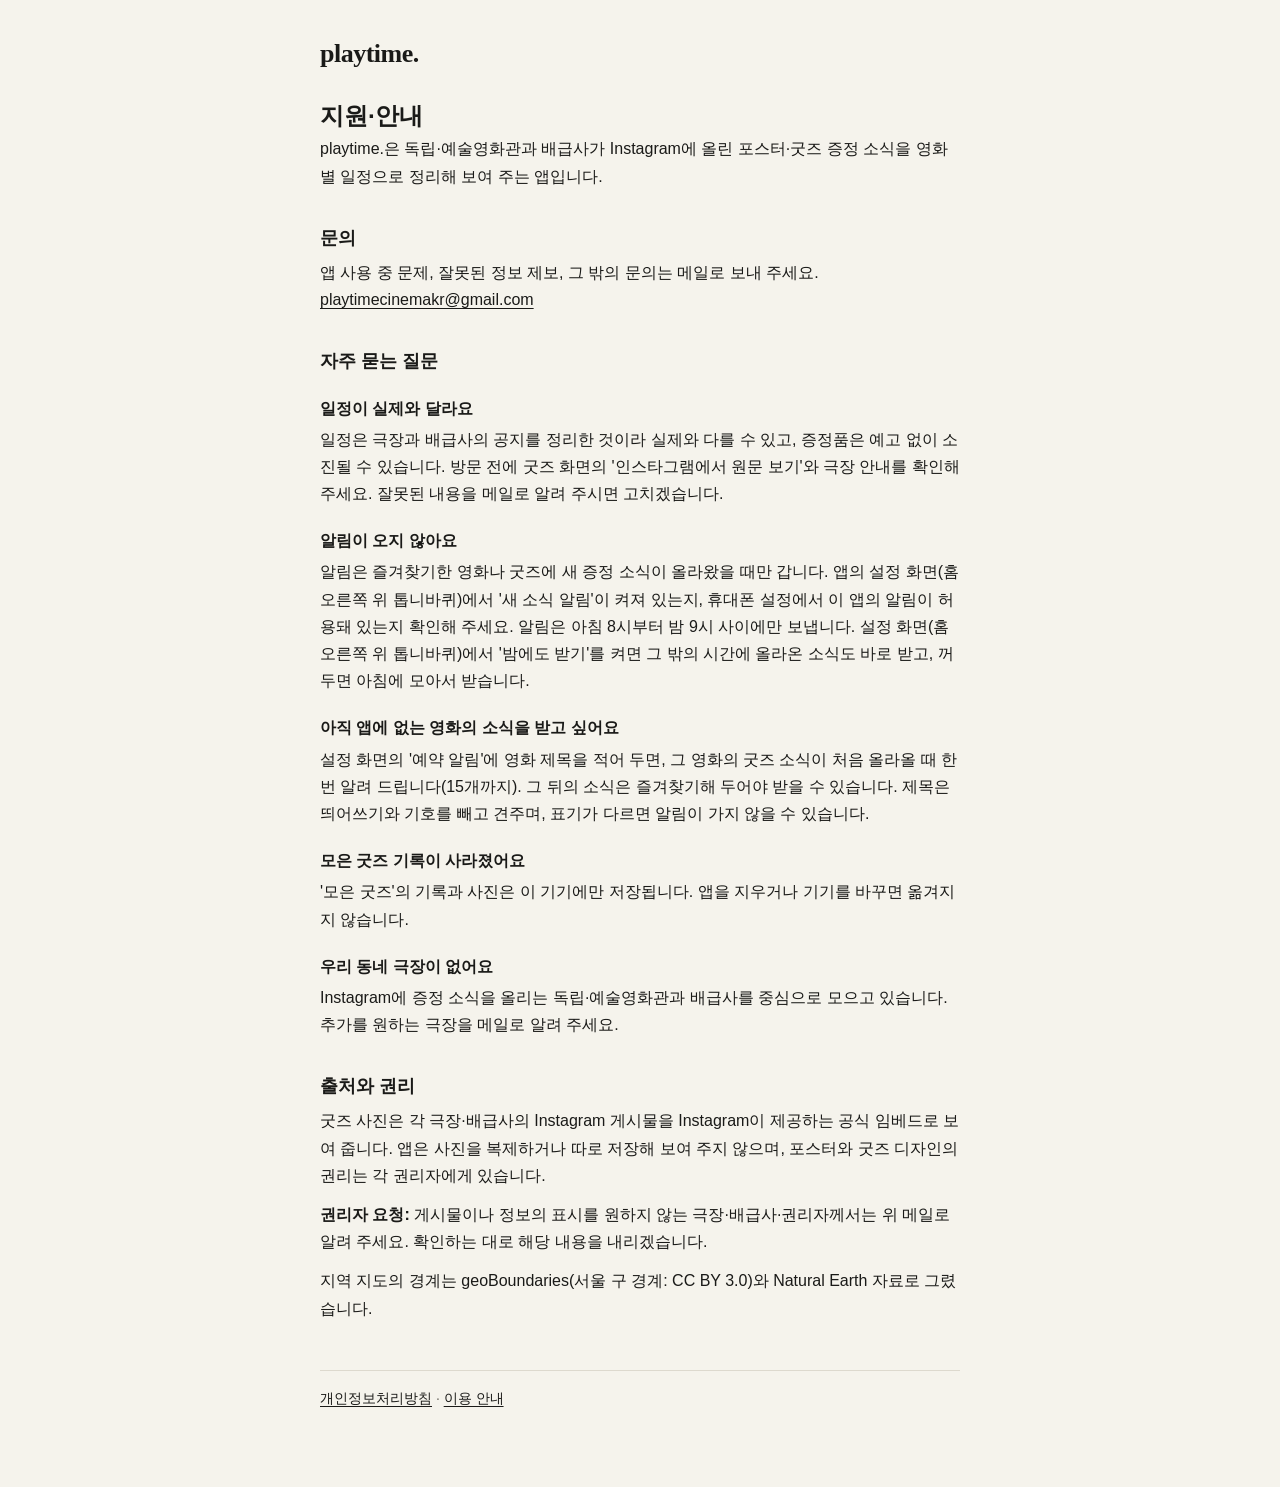
<file: index.html>
<!doctype html>
<html lang="ko">
<head>
<meta charset="utf-8">
<meta name="viewport" content="width=device-width,initial-scale=1">
<title>playtime. - 지원</title>
<link rel="stylesheet" href="style.css">
</head>
<body>
<main>
<p class="brand">playtime.</p>
<h1>지원·안내</h1>

<p>playtime.은 독립·예술영화관과 배급사가 Instagram에 올린 포스터·굿즈 증정 소식을 영화별 일정으로 정리해 보여 주는 앱입니다.</p>

<h2>문의</h2>
<p>앱 사용 중 문제, 잘못된 정보 제보, 그 밖의 문의는 메일로 보내 주세요.<br>
<a href="mailto:playtimecinemakr@gmail.com">playtimecinemakr@gmail.com</a></p>

<h2>자주 묻는 질문</h2>
<h3>일정이 실제와 달라요</h3>
<p>일정은 극장과 배급사의 공지를 정리한 것이라 실제와 다를 수 있고, 증정품은 예고 없이 소진될 수 있습니다. 방문 전에 굿즈 화면의 '인스타그램에서 원문 보기'와 극장 안내를 확인해 주세요. 잘못된 내용을 메일로 알려 주시면 고치겠습니다.</p>
<h3>알림이 오지 않아요</h3>
<p>알림은 즐겨찾기한 영화나 굿즈에 새 증정 소식이 올라왔을 때만 갑니다. 앱의 설정 화면(홈 오른쪽 위 톱니바퀴)에서 '새 소식 알림'이 켜져 있는지, 휴대폰 설정에서 이 앱의 알림이 허용돼 있는지 확인해 주세요. 알림은 아침 8시부터 밤 9시 사이에만 보냅니다. 설정 화면(홈 오른쪽 위 톱니바퀴)에서 '밤에도 받기'를 켜면 그 밖의 시간에 올라온 소식도 바로 받고, 꺼 두면 아침에 모아서 받습니다.</p>
<h3>아직 앱에 없는 영화의 소식을 받고 싶어요</h3>
<p>설정 화면의 '예약 알림'에 영화 제목을 적어 두면, 그 영화의 굿즈 소식이 처음 올라올 때 한 번 알려 드립니다(15개까지). 그 뒤의 소식은 즐겨찾기해 두어야 받을 수 있습니다. 제목은 띄어쓰기와 기호를 빼고 견주며, 표기가 다르면 알림이 가지 않을 수 있습니다.</p>
<h3>모은 굿즈 기록이 사라졌어요</h3>
<p>'모은 굿즈'의 기록과 사진은 이 기기에만 저장됩니다. 앱을 지우거나 기기를 바꾸면 옮겨지지 않습니다.</p>
<h3>우리 동네 극장이 없어요</h3>
<p>Instagram에 증정 소식을 올리는 독립·예술영화관과 배급사를 중심으로 모으고 있습니다. 추가를 원하는 극장을 메일로 알려 주세요.</p>

<h2>출처와 권리</h2>
<p>굿즈 사진은 각 극장·배급사의 Instagram 게시물을 Instagram이 제공하는 공식 임베드로 보여 줍니다. 앱은 사진을 복제하거나 따로 저장해 보여 주지 않으며, 포스터와 굿즈 디자인의 권리는 각 권리자에게 있습니다.</p>
<p><strong>권리자 요청:</strong> 게시물이나 정보의 표시를 원하지 않는 극장·배급사·권리자께서는 위 메일로 알려 주세요. 확인하는 대로 해당 내용을 내리겠습니다.</p>
<p>지역 지도의 경계는 geoBoundaries(서울 구 경계: CC BY 3.0)와 Natural Earth 자료로 그렸습니다.</p>

<p class="foot"><a href="privacy.html">개인정보처리방침</a> · <a href="terms.html">이용 안내</a></p>
</main>
</body>
</html>
</file>
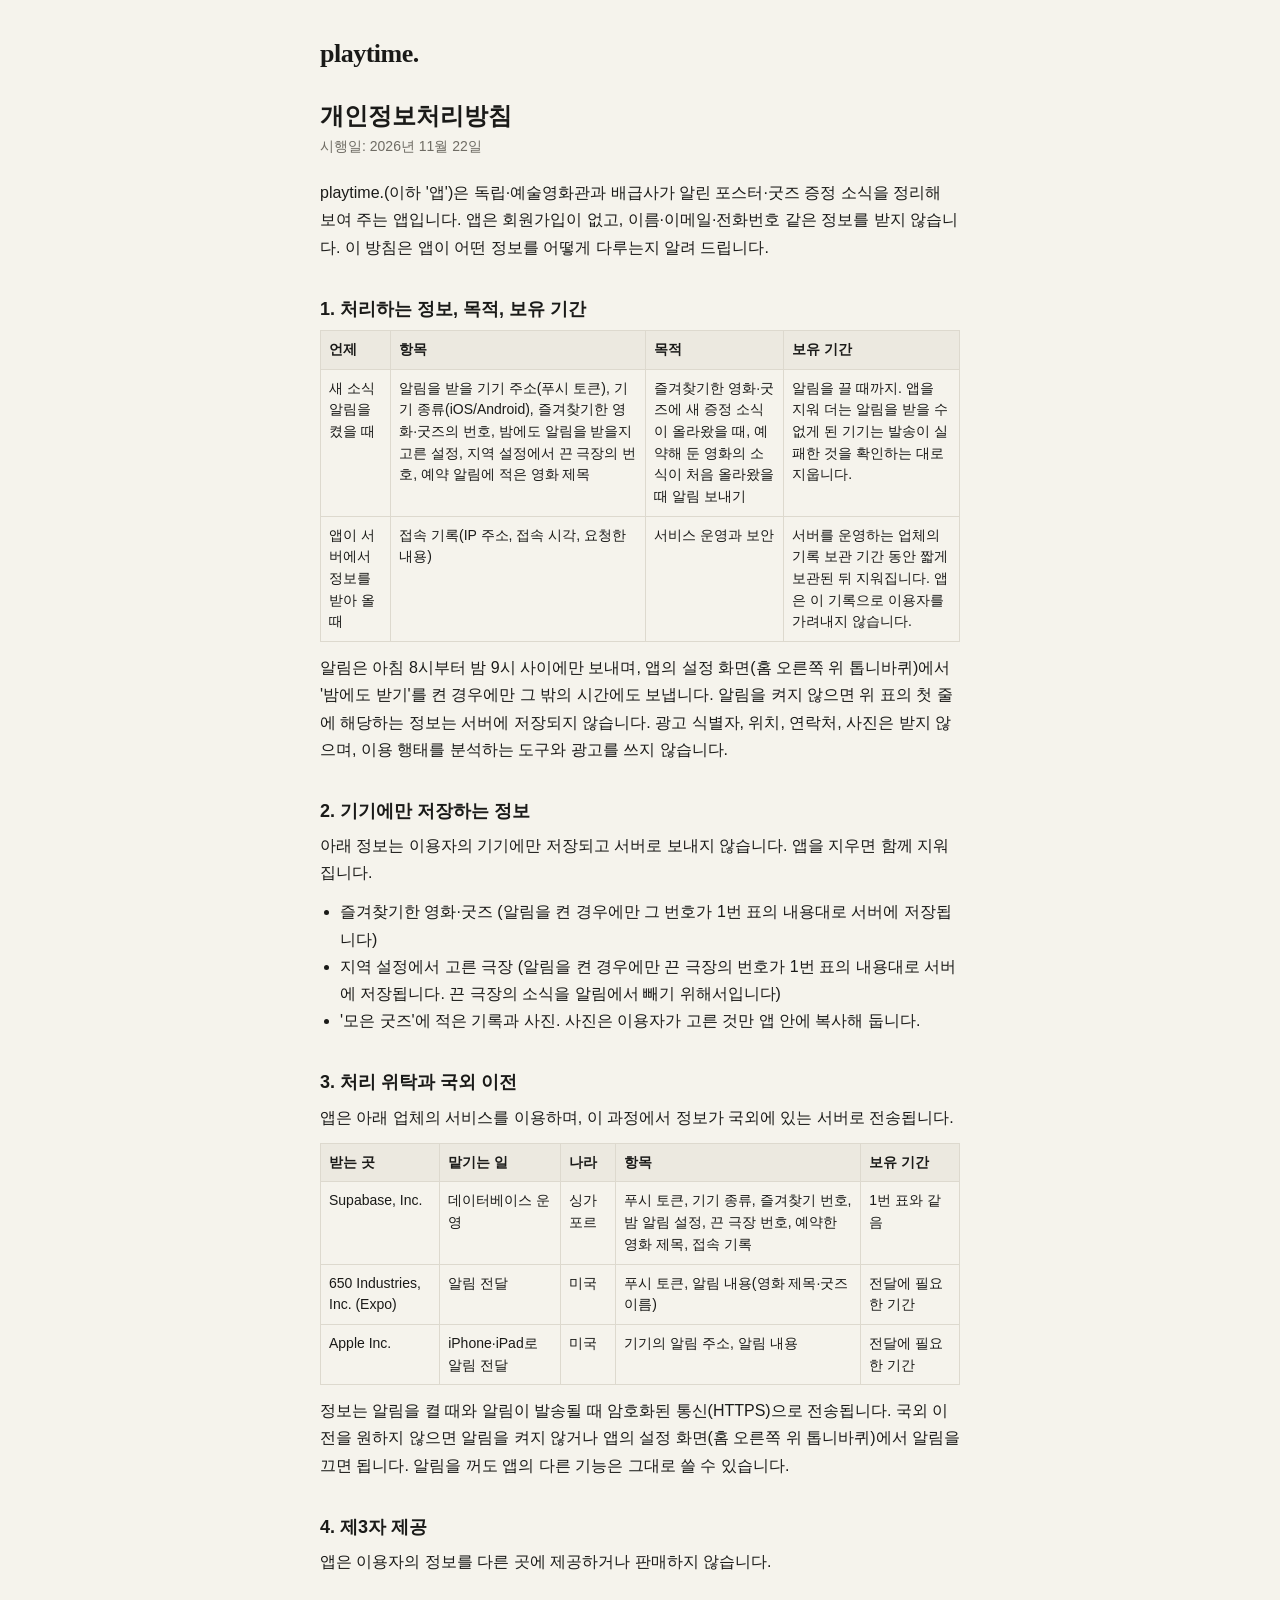
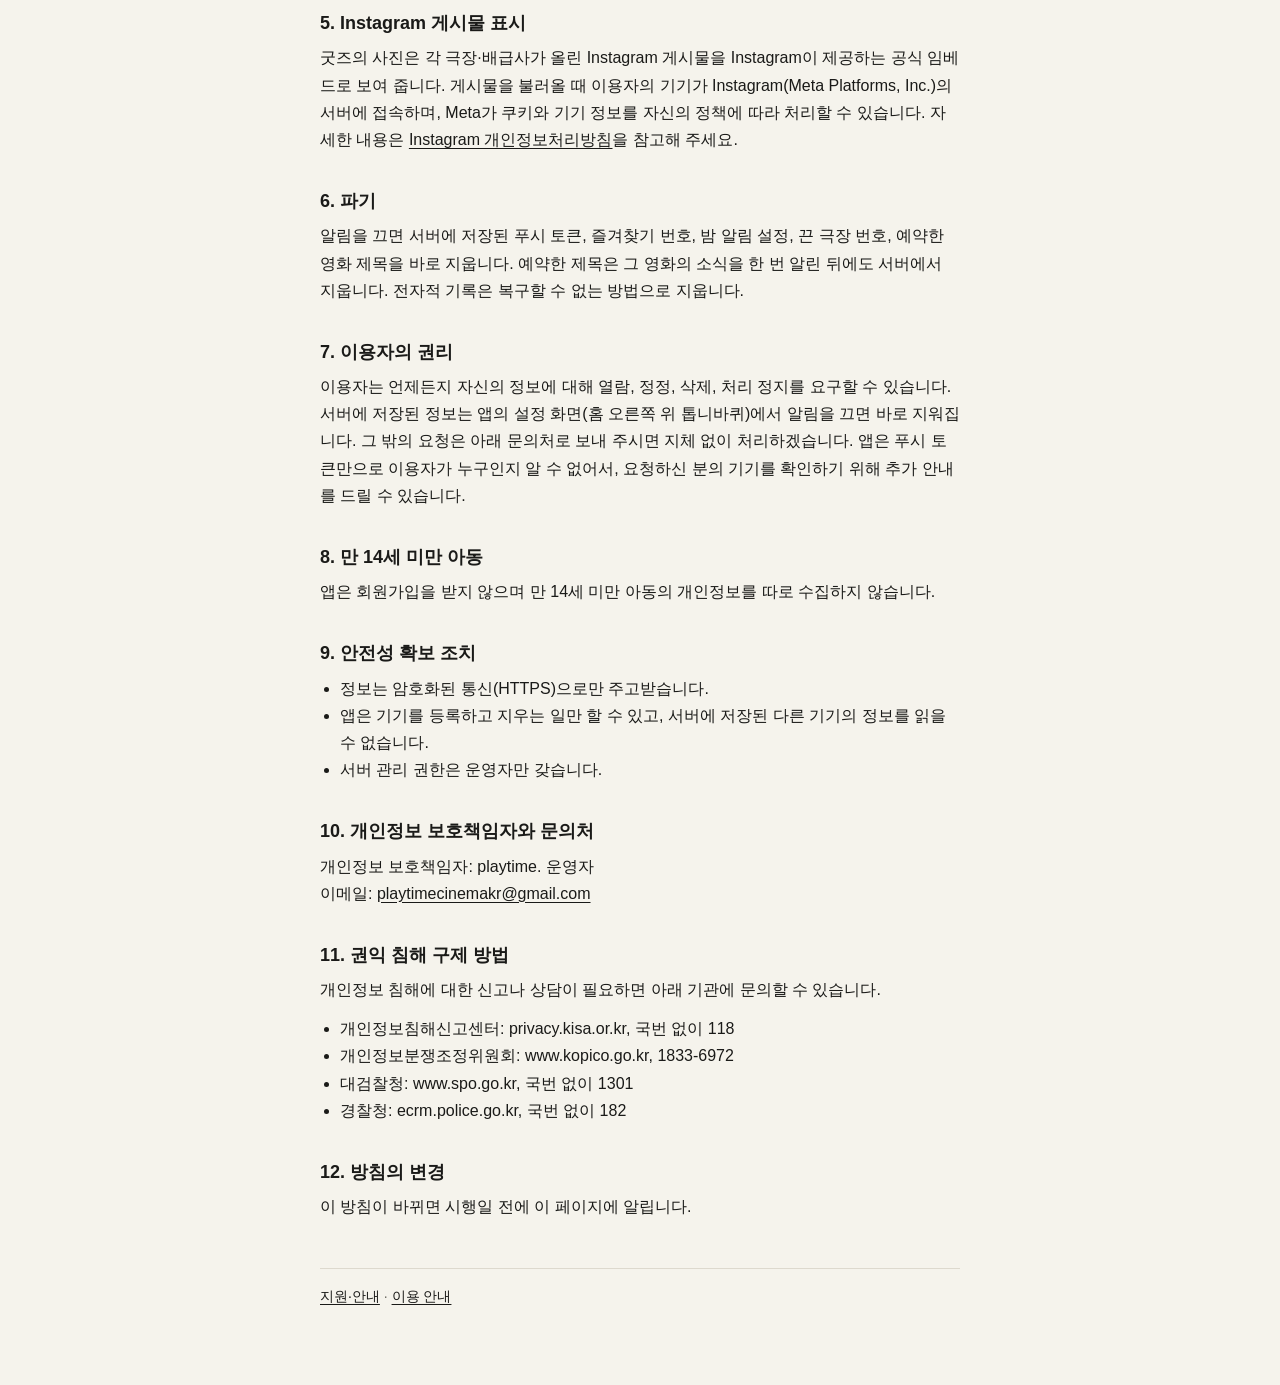
<file: privacy.html>
<!doctype html>
<html lang="ko">
<head>
<meta charset="utf-8">
<meta name="viewport" content="width=device-width,initial-scale=1">
<title>개인정보처리방침 - playtime.</title>
<link rel="stylesheet" href="style.css">
</head>
<body>
<main>
<p class="brand"><a href="./">playtime.</a></p>
<h1>개인정보처리방침</h1>
<p class="date">시행일: 2026년 11월 22일</p>

<p>playtime.(이하 '앱')은 독립·예술영화관과 배급사가 알린 포스터·굿즈 증정 소식을 정리해 보여 주는 앱입니다. 앱은 회원가입이 없고, 이름·이메일·전화번호 같은 정보를 받지 않습니다. 이 방침은 앱이 어떤 정보를 어떻게 다루는지 알려 드립니다.</p>

<h2>1. 처리하는 정보, 목적, 보유 기간</h2>
<table>
<tr><th>언제</th><th>항목</th><th>목적</th><th>보유 기간</th></tr>
<tr>
<td>새 소식 알림을 켰을 때</td>
<td>알림을 받을 기기 주소(푸시 토큰), 기기 종류(iOS/Android), 즐겨찾기한 영화·굿즈의 번호, 밤에도 알림을 받을지 고른 설정, 지역 설정에서 끈 극장의 번호, 예약 알림에 적은 영화 제목</td>
<td>즐겨찾기한 영화·굿즈에 새 증정 소식이 올라왔을 때, 예약해 둔 영화의 소식이 처음 올라왔을 때 알림 보내기</td>
<td>알림을 끌 때까지. 앱을 지워 더는 알림을 받을 수 없게 된 기기는 발송이 실패한 것을 확인하는 대로 지웁니다.</td>
</tr>
<tr>
<td>앱이 서버에서 정보를 받아 올 때</td>
<td>접속 기록(IP 주소, 접속 시각, 요청한 내용)</td>
<td>서비스 운영과 보안</td>
<td>서버를 운영하는 업체의 기록 보관 기간 동안 짧게 보관된 뒤 지워집니다. 앱은 이 기록으로 이용자를 가려내지 않습니다.</td>
</tr>
</table>
<p>알림은 아침 8시부터 밤 9시 사이에만 보내며, 앱의 설정 화면(홈 오른쪽 위 톱니바퀴)에서 '밤에도 받기'를 켠 경우에만 그 밖의 시간에도 보냅니다. 알림을 켜지 않으면 위 표의 첫 줄에 해당하는 정보는 서버에 저장되지 않습니다. 광고 식별자, 위치, 연락처, 사진은 받지 않으며, 이용 행태를 분석하는 도구와 광고를 쓰지 않습니다.</p>

<h2>2. 기기에만 저장하는 정보</h2>
<p>아래 정보는 이용자의 기기에만 저장되고 서버로 보내지 않습니다. 앱을 지우면 함께 지워집니다.</p>
<ul>
<li>즐겨찾기한 영화·굿즈 (알림을 켠 경우에만 그 번호가 1번 표의 내용대로 서버에 저장됩니다)</li>
<li>지역 설정에서 고른 극장 (알림을 켠 경우에만 끈 극장의 번호가 1번 표의 내용대로 서버에 저장됩니다. 끈 극장의 소식을 알림에서 빼기 위해서입니다)</li>
<li>'모은 굿즈'에 적은 기록과 사진. 사진은 이용자가 고른 것만 앱 안에 복사해 둡니다.</li>
</ul>

<h2>3. 처리 위탁과 국외 이전</h2>
<p>앱은 아래 업체의 서비스를 이용하며, 이 과정에서 정보가 국외에 있는 서버로 전송됩니다.</p>
<table>
<tr><th>받는 곳</th><th>맡기는 일</th><th>나라</th><th>항목</th><th>보유 기간</th></tr>
<tr><td>Supabase, Inc.</td><td>데이터베이스 운영</td><td>싱가포르</td><td>푸시 토큰, 기기 종류, 즐겨찾기 번호, 밤 알림 설정, 끈 극장 번호, 예약한 영화 제목, 접속 기록</td><td>1번 표와 같음</td></tr>
<tr><td>650 Industries, Inc. (Expo)</td><td>알림 전달</td><td>미국</td><td>푸시 토큰, 알림 내용(영화 제목·굿즈 이름)</td><td>전달에 필요한 기간</td></tr>
<tr><td>Apple Inc.</td><td>iPhone·iPad로 알림 전달</td><td>미국</td><td>기기의 알림 주소, 알림 내용</td><td>전달에 필요한 기간</td></tr>
</table>
<p>정보는 알림을 켤 때와 알림이 발송될 때 암호화된 통신(HTTPS)으로 전송됩니다. 국외 이전을 원하지 않으면 알림을 켜지 않거나 앱의 설정 화면(홈 오른쪽 위 톱니바퀴)에서 알림을 끄면 됩니다. 알림을 꺼도 앱의 다른 기능은 그대로 쓸 수 있습니다.</p>

<h2>4. 제3자 제공</h2>
<p>앱은 이용자의 정보를 다른 곳에 제공하거나 판매하지 않습니다.</p>

<h2>5. Instagram 게시물 표시</h2>
<p>굿즈의 사진은 각 극장·배급사가 올린 Instagram 게시물을 Instagram이 제공하는 공식 임베드로 보여 줍니다. 게시물을 불러올 때 이용자의 기기가 Instagram(Meta Platforms, Inc.)의 서버에 접속하며, Meta가 쿠키와 기기 정보를 자신의 정책에 따라 처리할 수 있습니다. 자세한 내용은 <a href="https://privacycenter.instagram.com/policy">Instagram 개인정보처리방침</a>을 참고해 주세요.</p>

<h2>6. 파기</h2>
<p>알림을 끄면 서버에 저장된 푸시 토큰, 즐겨찾기 번호, 밤 알림 설정, 끈 극장 번호, 예약한 영화 제목을 바로 지웁니다. 예약한 제목은 그 영화의 소식을 한 번 알린 뒤에도 서버에서 지웁니다. 전자적 기록은 복구할 수 없는 방법으로 지웁니다.</p>

<h2>7. 이용자의 권리</h2>
<p>이용자는 언제든지 자신의 정보에 대해 열람, 정정, 삭제, 처리 정지를 요구할 수 있습니다. 서버에 저장된 정보는 앱의 설정 화면(홈 오른쪽 위 톱니바퀴)에서 알림을 끄면 바로 지워집니다. 그 밖의 요청은 아래 문의처로 보내 주시면 지체 없이 처리하겠습니다. 앱은 푸시 토큰만으로 이용자가 누구인지 알 수 없어서, 요청하신 분의 기기를 확인하기 위해 추가 안내를 드릴 수 있습니다.</p>

<h2>8. 만 14세 미만 아동</h2>
<p>앱은 회원가입을 받지 않으며 만 14세 미만 아동의 개인정보를 따로 수집하지 않습니다.</p>

<h2>9. 안전성 확보 조치</h2>
<ul>
<li>정보는 암호화된 통신(HTTPS)으로만 주고받습니다.</li>
<li>앱은 기기를 등록하고 지우는 일만 할 수 있고, 서버에 저장된 다른 기기의 정보를 읽을 수 없습니다.</li>
<li>서버 관리 권한은 운영자만 갖습니다.</li>
</ul>

<h2>10. 개인정보 보호책임자와 문의처</h2>
<p>개인정보 보호책임자: playtime. 운영자<br>
이메일: <a href="mailto:playtimecinemakr@gmail.com">playtimecinemakr@gmail.com</a></p>

<h2>11. 권익 침해 구제 방법</h2>
<p>개인정보 침해에 대한 신고나 상담이 필요하면 아래 기관에 문의할 수 있습니다.</p>
<ul>
<li>개인정보침해신고센터: privacy.kisa.or.kr, 국번 없이 118</li>
<li>개인정보분쟁조정위원회: www.kopico.go.kr, 1833-6972</li>
<li>대검찰청: www.spo.go.kr, 국번 없이 1301</li>
<li>경찰청: ecrm.police.go.kr, 국번 없이 182</li>
</ul>

<h2>12. 방침의 변경</h2>
<p>이 방침이 바뀌면 시행일 전에 이 페이지에 알립니다.</p>

<p class="foot"><a href="./">지원·안내</a> · <a href="terms.html">이용 안내</a></p>
</main>
</body>
</html>
</file>
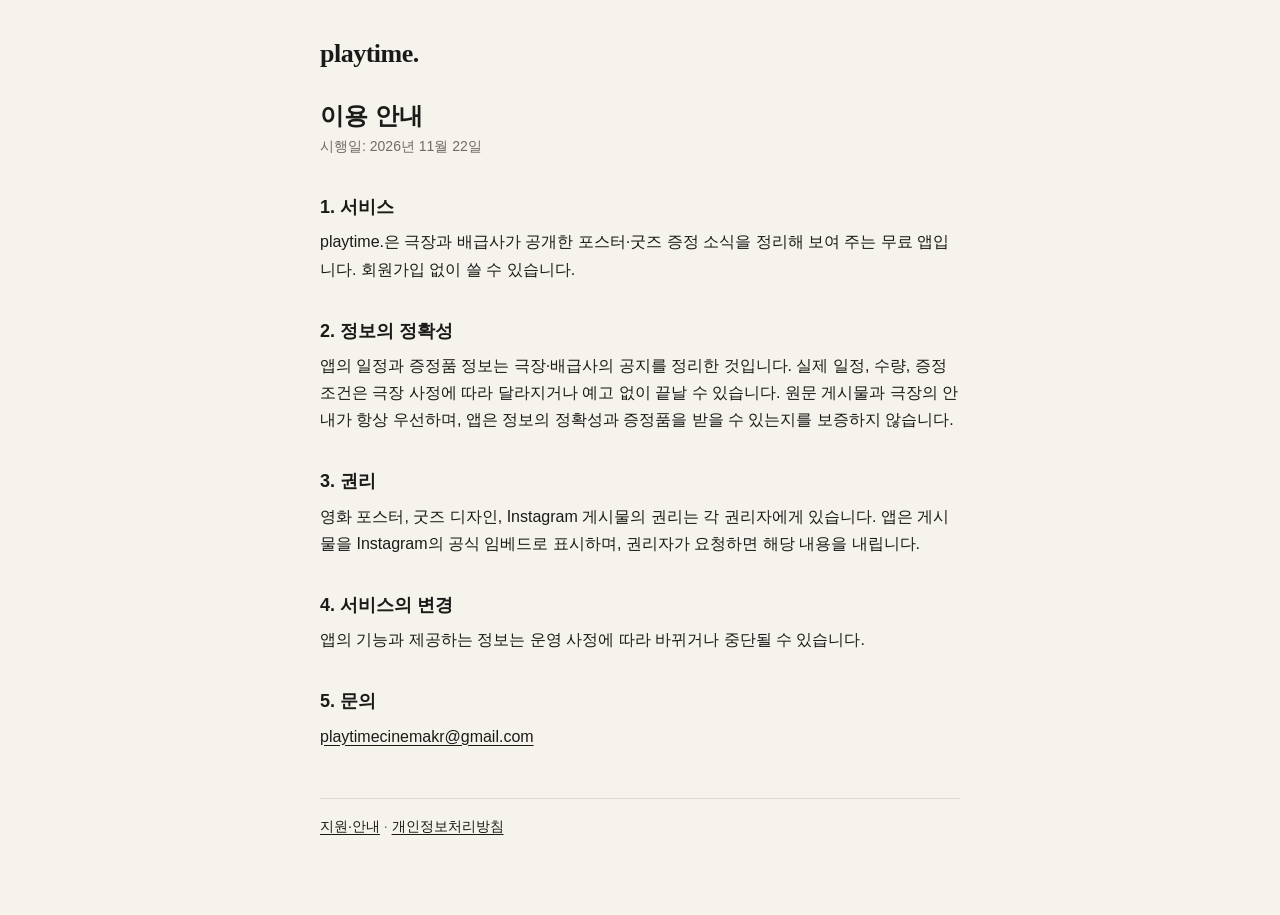
<file: terms.html>
<!doctype html>
<html lang="ko">
<head>
<meta charset="utf-8">
<meta name="viewport" content="width=device-width,initial-scale=1">
<title>이용 안내 - playtime.</title>
<link rel="stylesheet" href="style.css">
</head>
<body>
<main>
<p class="brand"><a href="./">playtime.</a></p>
<h1>이용 안내</h1>
<p class="date">시행일: 2026년 11월 22일</p>

<h2>1. 서비스</h2>
<p>playtime.은 극장과 배급사가 공개한 포스터·굿즈 증정 소식을 정리해 보여 주는 무료 앱입니다. 회원가입 없이 쓸 수 있습니다.</p>

<h2>2. 정보의 정확성</h2>
<p>앱의 일정과 증정품 정보는 극장·배급사의 공지를 정리한 것입니다. 실제 일정, 수량, 증정 조건은 극장 사정에 따라 달라지거나 예고 없이 끝날 수 있습니다. 원문 게시물과 극장의 안내가 항상 우선하며, 앱은 정보의 정확성과 증정품을 받을 수 있는지를 보증하지 않습니다.</p>

<h2>3. 권리</h2>
<p>영화 포스터, 굿즈 디자인, Instagram 게시물의 권리는 각 권리자에게 있습니다. 앱은 게시물을 Instagram의 공식 임베드로 표시하며, 권리자가 요청하면 해당 내용을 내립니다.</p>

<h2>4. 서비스의 변경</h2>
<p>앱의 기능과 제공하는 정보는 운영 사정에 따라 바뀌거나 중단될 수 있습니다.</p>

<h2>5. 문의</h2>
<p><a href="mailto:playtimecinemakr@gmail.com">playtimecinemakr@gmail.com</a></p>

<p class="foot"><a href="./">지원·안내</a> · <a href="privacy.html">개인정보처리방침</a></p>
</main>
</body>
</html>
</file>
<file: style.css>
/* 앱과 같은 미색 바탕에 먹색 글씨. 휴대폰 폭에서 읽기 좋게 한 단으로 둔다. */
:root { color-scheme: light; }
* { box-sizing: border-box; }
body {
  margin: 0;
  background: #f5f3ec;
  color: #1a1a18;
  font-family: -apple-system, BlinkMacSystemFont, "Apple SD Gothic Neo", "Malgun Gothic", "Noto Sans KR", sans-serif;
  font-size: 16px;
  line-height: 1.7;
  -webkit-text-size-adjust: 100%;
}
main { max-width: 680px; margin: 0 auto; padding: 32px 20px 64px; }
.brand { margin: 0 0 24px; font-family: Georgia, "Times New Roman", serif; font-weight: 700; font-size: 26px; letter-spacing: -0.5px; }
.brand a { color: inherit; text-decoration: none; }
h1 { margin: 0 0 4px; font-size: 24px; line-height: 1.3; }
h2 { margin: 36px 0 8px; font-size: 18px; line-height: 1.4; }
h3 { margin: 20px 0 4px; font-size: 16px; }
p, ul { margin: 0 0 12px; }
ul { padding-left: 20px; }
.date { color: #6f6c64; font-size: 14px; margin-bottom: 20px; }
a { color: #1a1a18; text-underline-offset: 3px; }
table { width: 100%; border-collapse: collapse; margin: 0 0 12px; font-size: 14px; line-height: 1.55; }
th, td { border: 1px solid #ddd9ce; padding: 8px; text-align: left; vertical-align: top; }
th { background: #ece9e0; font-weight: 600; white-space: nowrap; }
.foot { margin-top: 48px; padding-top: 16px; border-top: 1px solid #ddd9ce; font-size: 14px; color: #6f6c64; }
/* 좁은 화면에서 표가 넘치면 표만 옆으로 민다. */
@media (max-width: 520px) { table { display: block; overflow-x: auto; } }
</file>
